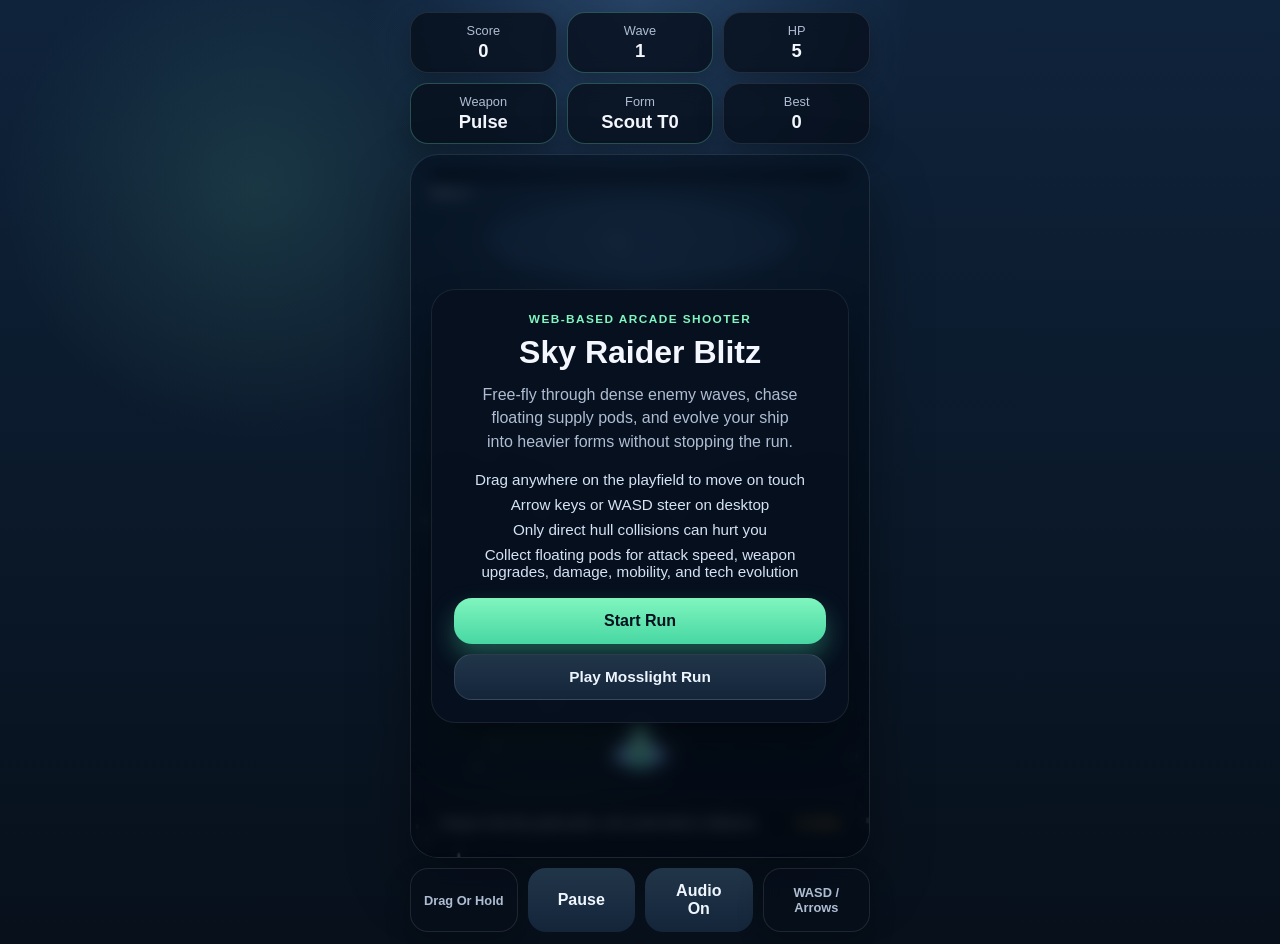
<file: index.html>
<!DOCTYPE html>
<html lang="en">
<head>
  <meta charset="UTF-8" />
  <meta
    name="viewport"
    content="width=device-width, initial-scale=1.0, maximum-scale=1.0, user-scalable=no"
  />
  <title>Sky Raider Blitz</title>
  <link rel="stylesheet" href="styles.css" />
</head>
<body>
  <div class="app-shell">
    <header class="hud-top">
      <div class="hud-pill">
        <span class="label">Score</span>
        <span id="score">0</span>
      </div>
      <div class="hud-pill center-pill">
        <span class="label">Wave</span>
        <span id="wave">1</span>
      </div>
      <div class="hud-pill">
        <span class="label">HP</span>
        <span id="hp">5</span>
      </div>
      <div class="hud-pill">
        <span class="label">Weapon</span>
        <span id="weapon">Pulse</span>
      </div>
      <div class="hud-pill">
        <span class="label">Form</span>
        <span id="form">Scout T0</span>
      </div>
      <div class="hud-pill">
        <span class="label">Best</span>
        <span id="best">0</span>
      </div>
    </header>

    <main class="game-wrap">
      <canvas id="gameCanvas" width="420" height="760" aria-label="Free movement web shooter game"></canvas>

      <div class="game-banner">
        <span id="statusText">Drag to free-fly, grab pods, and avoid direct collisions.</span>
        <span id="coins" class="coin-readout">0 coins</span>
      </div>

      <div id="startOverlay" class="overlay visible">
        <div class="card hero-card">
          <p class="eyebrow">Web-based arcade shooter</p>
          <h1>Sky Raider Blitz</h1>
          <p class="subcopy">
            Free-fly through dense enemy waves, chase floating supply pods, and evolve your ship into heavier forms
            without stopping the run.
          </p>
          <div class="instructions">
            <div>Drag anywhere on the playfield to move on touch</div>
            <div>Arrow keys or WASD steer on desktop</div>
            <div>Only direct hull collisions can hurt you</div>
            <div>Collect floating pods for attack speed, weapon upgrades, damage, mobility, and tech evolution</div>
          </div>
          <div class="hero-actions">
            <button id="startBtn" class="primary-btn">Start Run</button>
            <a class="secondary-link" href="mosslight-run/">Play Mosslight Run</a>
          </div>
        </div>
      </div>

      <div id="gameOverOverlay" class="overlay hidden">
        <div class="card over-card">
          <p class="eyebrow">Run complete</p>
          <h2>Game Over</h2>
          <p id="finalStats" class="subcopy"></p>
          <button id="restartBtn" class="primary-btn">Run It Back</button>
        </div>
      </div>
    </main>

    <footer class="bottom-bar">
      <div class="control-hint">Drag Or Hold</div>
      <button id="pauseBtn" class="control-btn secondary-btn" aria-label="Pause game">Pause</button>
      <button id="audioBtn" class="control-btn secondary-btn" aria-label="Toggle audio">Audio On</button>
      <div class="control-hint">WASD / Arrows</div>
    </footer>
  </div>

  <script src="game.js"></script>
</body>
</html>
</file>
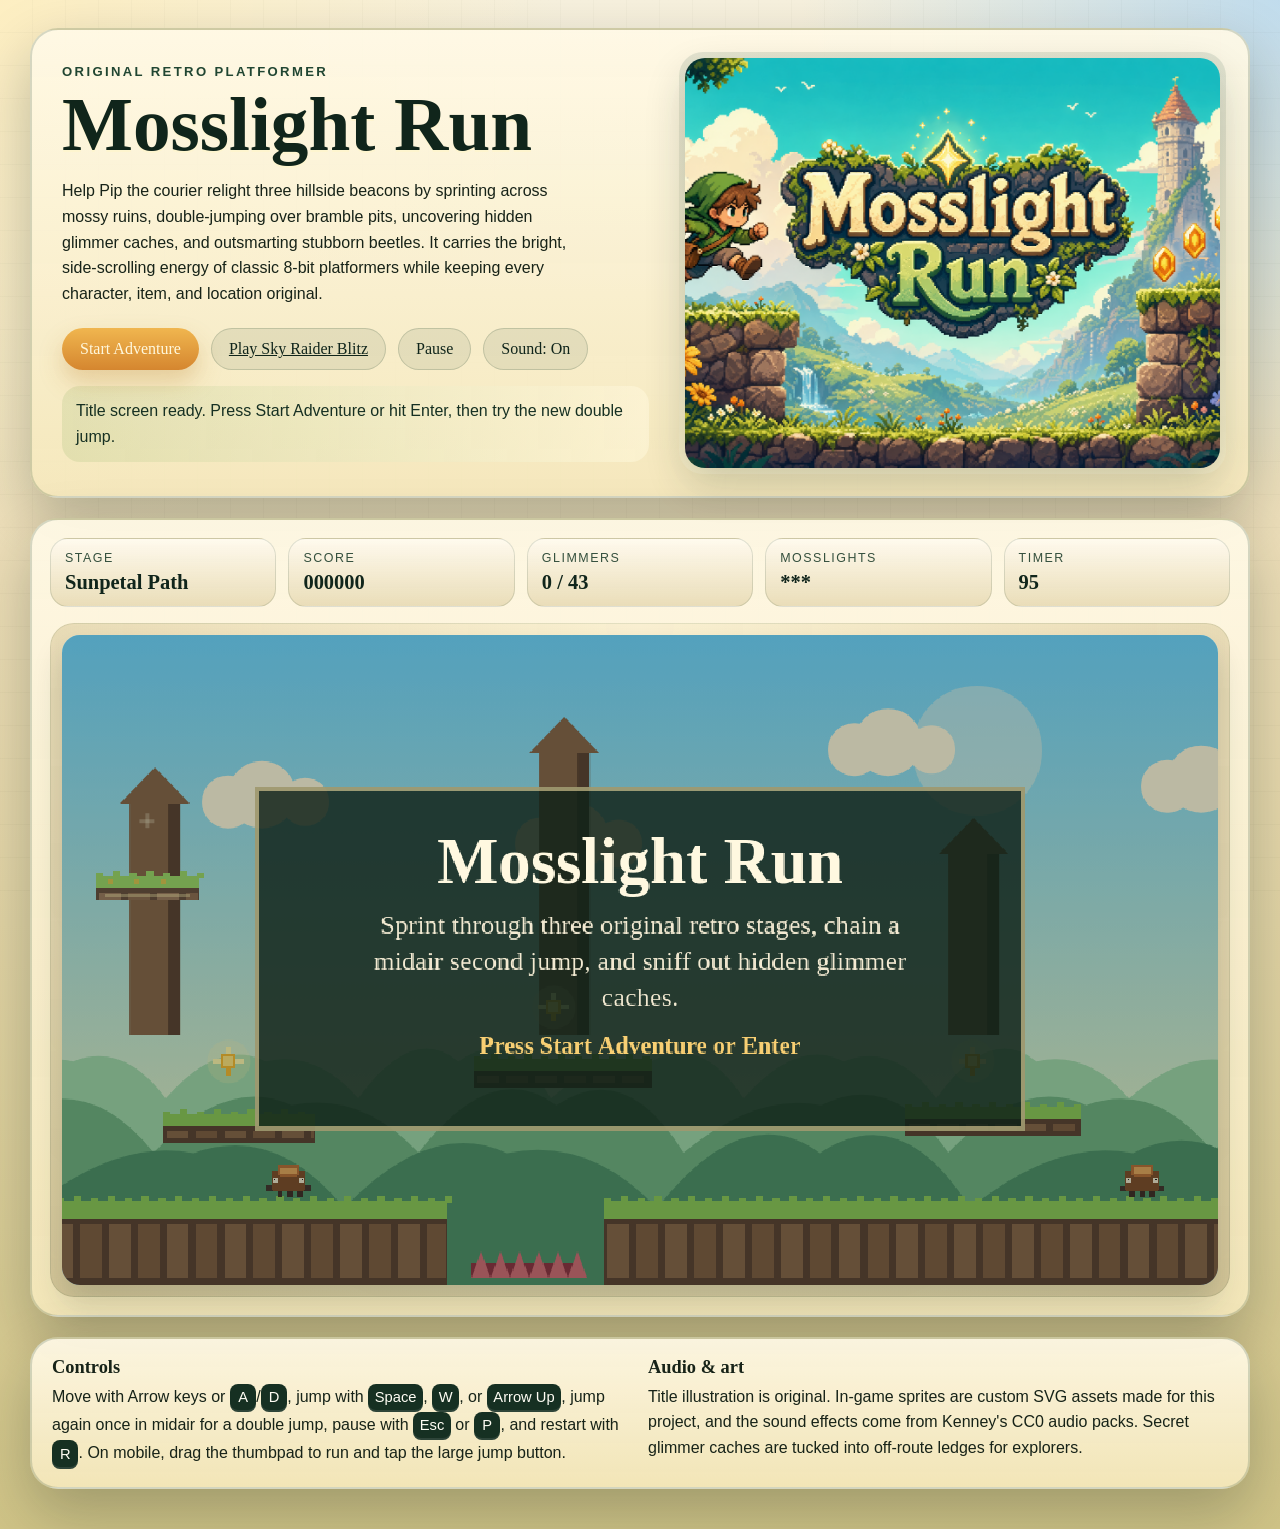
<file: mosslight-run/index.html>
<!doctype html>
<html lang="en">
  <head>
    <meta charset="UTF-8" />
    <meta
      name="viewport"
      content="width=device-width, initial-scale=1.0, viewport-fit=cover"
    />
    <title>Mosslight Run</title>
    <link rel="icon" href="assets/ui/favicon.svg" type="image/svg+xml" />
    <link rel="stylesheet" href="style.css" />
  </head>
  <body>
    <main class="page-shell">
      <section class="hero-panel">
        <div class="hero-copy">
          <p class="eyebrow">Original retro platformer</p>
          <h1>Mosslight Run</h1>
          <p class="hero-text">
            Help Pip the courier relight three hillside beacons by sprinting
            across mossy ruins, double-jumping over bramble pits, uncovering
            hidden glimmer caches, and outsmarting stubborn beetles. It carries
            the bright, side-scrolling energy of classic 8-bit platformers
            while keeping every character, item, and location original.
          </p>
          <div class="action-row">
            <button id="start-button" class="button primary" type="button">
              Start Adventure
            </button>
            <a class="button secondary" href="../">Play Sky Raider Blitz</a>
            <button id="pause-button" class="button secondary" type="button">
              Pause
            </button>
            <button id="mute-button" class="button secondary" type="button">
              Sound: On
            </button>
          </div>
          <p id="status-banner" class="status-banner">
            Title screen ready. Press Start Adventure or hit Enter, then try
            the new double jump.
          </p>
        </div>
        <div class="art-card">
          <img
            src="assets/ui/mosslight-run-title.png"
            alt="Mosslight Run title illustration"
          />
        </div>
      </section>

      <section class="game-card">
        <header class="hud-grid">
          <div class="stat-card">
            <span class="label">Stage</span>
            <strong id="level-name">Sunpetal Path</strong>
          </div>
          <div class="stat-card">
            <span class="label">Score</span>
            <strong id="score">000000</strong>
          </div>
          <div class="stat-card">
            <span class="label">Glimmers</span>
            <strong id="glimmers">0 / 0</strong>
          </div>
          <div class="stat-card">
            <span class="label">Mosslights</span>
            <strong id="hearts">3</strong>
          </div>
          <div class="stat-card">
            <span class="label">Timer</span>
            <strong id="timer">95</strong>
          </div>
        </header>

        <div class="play-area">
          <div class="canvas-frame">
            <canvas
              id="game"
              width="960"
              height="540"
              tabindex="0"
              aria-label="Mosslight Run platformer game canvas"
            ></canvas>
          </div>

          <div class="touch-controls" aria-label="Touch controls">
            <div class="touch-joystick" id="touch-joystick" aria-hidden="true">
              <div class="touch-stick-base" id="touch-stick-base">
                <div class="touch-stick-ring"></div>
                <div class="touch-stick-knob" id="touch-stick-knob"></div>
              </div>
              <span class="touch-label">Move</span>
            </div>

            <div class="touch-actions">
              <button
                class="touch-button jump"
                type="button"
                data-control="jump"
                aria-label="Jump"
              >
                JUMP
              </button>
              <button
                class="touch-button utility"
                type="button"
                data-control="pause"
                aria-label="Pause game"
              >
                PAUSE
              </button>
            </div>
          </div>
        </div>
      </section>

      <section class="notes-panel">
        <div>
          <h2>Controls</h2>
          <p>
            Move with Arrow keys or <kbd>A</kbd>/<kbd>D</kbd>, jump with
            <kbd>Space</kbd>, <kbd>W</kbd>, or <kbd>Arrow Up</kbd>, jump again
            once in midair for a double jump, pause with <kbd>Esc</kbd> or
            <kbd>P</kbd>, and restart with <kbd>R</kbd>. On mobile, drag the
            thumbpad to run and tap the large jump button.
          </p>
        </div>
        <div>
          <h2>Audio &amp; art</h2>
          <p>
            Title illustration is original. In-game sprites are custom SVG
            assets made for this project, and the sound effects come from
            Kenney's CC0 audio packs. Secret glimmer caches are tucked into
            off-route ledges for explorers.
          </p>
        </div>
      </section>
    </main>

    <script type="module" src="src/game.js"></script>
  </body>
</html>
</file>
<file: styles.css>
:root {
  --bg1: #07101b;
  --bg2: #0f233b;
  --panel: rgba(7, 15, 27, 0.78);
  --line: rgba(255, 255, 255, 0.1);
  --text: #f5f7ff;
  --muted: #afbdd3;
  --accent: #80f5be;
  --accent-2: #7bb6ff;
  --danger: #ff7272;
  --gold: #ffd86b;
  --button-dark: #14253a;
}

* {
  box-sizing: border-box;
}

html,
body {
  margin: 0;
  min-height: 100%;
  font-family: "Trebuchet MS", "Segoe UI", sans-serif;
  background:
    radial-gradient(circle at top, rgba(123, 182, 255, 0.22), transparent 24%),
    radial-gradient(circle at 20% 20%, rgba(128, 245, 190, 0.11), transparent 20%),
    linear-gradient(180deg, var(--bg2), var(--bg1));
  color: var(--text);
  touch-action: manipulation;
  overscroll-behavior: none;
}

body {
  display: flex;
  justify-content: center;
  align-items: center;
  min-height: 100vh;
  min-height: 100svh;
  padding:
    max(12px, env(safe-area-inset-top))
    max(12px, env(safe-area-inset-right))
    max(12px, env(safe-area-inset-bottom))
    max(12px, env(safe-area-inset-left));
  user-select: none;
  -webkit-user-select: none;
  -webkit-tap-highlight-color: transparent;
}

.app-shell {
  width: min(100%, 460px);
  min-height: calc(100vh - 24px);
  min-height: calc(100svh - 24px);
  display: flex;
  flex-direction: column;
  gap: 10px;
}

.hud-top {
  display: grid;
  grid-template-columns: repeat(3, 1fr);
  gap: 10px;
}

.bottom-bar {
  display: grid;
  grid-template-columns: repeat(4, 1fr);
  gap: 10px;
}

.hud-pill,
.control-btn,
.control-hint {
  background: var(--panel);
  border: 1px solid var(--line);
  border-radius: 18px;
  padding: 10px 12px;
  backdrop-filter: blur(10px);
  text-align: center;
  box-shadow: 0 10px 25px rgba(0, 0, 0, 0.25);
}

.hud-pill .label,
.control-hint {
  display: block;
  font-size: 0.8rem;
  color: var(--muted);
}

.control-hint {
  display: grid;
  place-items: center;
  font-weight: 700;
}

.hud-pill span:last-child {
  display: block;
  margin-top: 2px;
  font-size: 1.15rem;
  font-weight: 800;
}

.center-pill,
.hud-pill:nth-child(4),
.hud-pill:nth-child(5) {
  border-color: rgba(116, 240, 193, 0.28);
}

.game-wrap {
  position: relative;
  flex: 1;
  display: flex;
  align-items: stretch;
  background: rgba(3, 10, 20, 0.45);
  border: 1px solid var(--line);
  border-radius: 28px;
  overflow: hidden;
  box-shadow: 0 28px 60px rgba(0, 0, 0, 0.35);
}

.game-wrap::before {
  content: "";
  position: absolute;
  inset: 0;
  background:
    radial-gradient(circle at 50% 18%, rgba(123, 182, 255, 0.12), transparent 34%),
    radial-gradient(circle at 30% 78%, rgba(128, 245, 190, 0.06), transparent 24%);
  pointer-events: none;
}

canvas {
  display: block;
  width: 100%;
  height: 100%;
  aspect-ratio: 420 / 760;
  max-height: min(78vh, 78svh);
  background: linear-gradient(180deg, #143455 0%, #081426 100%);
  touch-action: none;
}

.game-banner {
  position: absolute;
  left: 16px;
  right: 16px;
  bottom: 16px;
  display: flex;
  justify-content: space-between;
  gap: 12px;
  padding: 10px 12px;
  border-radius: 16px;
  background: rgba(5, 13, 22, 0.62);
  border: 1px solid rgba(255, 255, 255, 0.08);
  backdrop-filter: blur(10px);
  pointer-events: none;
  font-size: 0.84rem;
}

#statusText {
  color: #dce8fb;
}

.coin-readout {
  color: var(--gold);
  white-space: nowrap;
}

.overlay {
  position: absolute;
  inset: 0;
  display: flex;
  justify-content: center;
  align-items: center;
  padding: 20px;
  background: rgba(2, 7, 15, 0.62);
  backdrop-filter: blur(8px);
}

.overlay.hidden {
  display: none !important;
}

.overlay.visible {
  display: flex;
}

.card {
  width: 100%;
  background: rgba(7, 16, 31, 0.94);
  border: 1px solid rgba(255, 255, 255, 0.08);
  border-radius: 24px;
  padding: 22px;
  box-shadow: 0 24px 40px rgba(0, 0, 0, 0.3);
  text-align: center;
}

.eyebrow {
  margin: 0 0 8px;
  color: var(--accent);
  text-transform: uppercase;
  letter-spacing: 0.12em;
  font-size: 0.74rem;
  font-weight: 700;
}

h1,
h2 {
  margin: 0 0 12px;
}

.subcopy {
  margin: 0 auto 14px;
  max-width: 36ch;
  color: var(--muted);
  line-height: 1.45;
}

.instructions {
  display: grid;
  gap: 8px;
  margin: 18px 0;
  font-size: 0.95rem;
  color: #d5e2f4;
}

.hero-actions {
  display: grid;
  gap: 10px;
}

.primary-btn,
.control-btn {
  border: none;
  border-radius: 18px;
  padding: 14px 18px;
  font-size: 1rem;
  font-weight: 800;
  cursor: pointer;
  color: #04111e;
  background: linear-gradient(180deg, var(--accent), #47d7a3);
  box-shadow: 0 12px 25px rgba(71, 215, 163, 0.35);
}

.secondary-link {
  display: inline-flex;
  justify-content: center;
  align-items: center;
  border-radius: 18px;
  padding: 13px 18px;
  font-size: 0.96rem;
  font-weight: 800;
  color: #edf5ff;
  text-decoration: none;
  background: linear-gradient(180deg, #213549, var(--button-dark));
  border: 1px solid rgba(255, 255, 255, 0.1);
}

.control-btn {
  min-height: 48px;
  background: linear-gradient(180deg, #f2f8ff, #d9e7f9);
  color: #071423;
  box-shadow: 0 8px 20px rgba(0, 0, 0, 0.18);
  touch-action: manipulation;
}

.secondary-btn {
  background: linear-gradient(180deg, #213549, var(--button-dark));
  color: #eff6ff;
  box-shadow: none;
}

.control-btn:active,
.primary-btn:active {
  transform: translateY(1px) scale(0.99);
}

@media (max-width: 480px) {
  body {
    padding:
      max(8px, env(safe-area-inset-top))
      max(8px, env(safe-area-inset-right))
      max(8px, env(safe-area-inset-bottom))
      max(8px, env(safe-area-inset-left));
  }

  .app-shell {
    width: 100%;
    min-height: calc(100vh - 16px);
    min-height: calc(100svh - 16px);
  }

  .hud-top,
  .bottom-bar {
    gap: 8px;
  }

  .bottom-bar {
    grid-template-columns: repeat(2, 1fr);
  }

  .hud-pill,
  .control-btn,
  .control-hint {
    padding: 9px 10px;
    border-radius: 15px;
  }

  .card {
    padding: 18px;
  }

  .game-wrap {
    border-radius: 22px;
  }

  canvas {
    max-height: none;
  }

  .game-banner {
    left: 12px;
    right: 12px;
    bottom: 12px;
    padding: 9px 10px;
    font-size: 0.78rem;
  }
}

@media (max-width: 420px) {
  .control-btn,
  .control-hint {
    min-height: 52px;
    font-size: 0.95rem;
  }

  .game-banner {
    flex-direction: column;
    align-items: flex-start;
  }
}
</file>
<file: mosslight-run/style.css>
* {
  box-sizing: border-box;
}

:root {
  --pine-950: #10251b;
  --pine-900: #163022;
  --pine-800: #214632;
  --moss-500: #8bb060;
  --moss-300: #bfd587;
  --gold-500: #f0b64f;
  --gold-300: #f8e7a4;
  --stone-100: #f2ead6;
  --stone-300: #d6c7a2;
  --ink-900: #172318;
  --ink-700: #35503e;
  --rose-500: #db7560;
  --shadow: 0 24px 60px rgba(9, 24, 18, 0.25);
}

body {
  margin: 0;
  min-height: 100vh;
  font-family: "Trebuchet MS", "Gill Sans", "Verdana", sans-serif;
  color: var(--ink-900);
  overflow-x: hidden;
  background:
    radial-gradient(circle at top left, rgba(255, 238, 187, 0.8), transparent 28%),
    radial-gradient(circle at top right, rgba(127, 195, 255, 0.45), transparent 24%),
    linear-gradient(180deg, #f7f1de 0%, #ecddb6 38%, #d0c487 100%);
}

body::before {
  content: "";
  position: fixed;
  inset: 0;
  pointer-events: none;
  opacity: 0.16;
  background:
    linear-gradient(90deg, transparent 0, transparent 32px, rgba(22, 48, 34, 0.14) 32px, rgba(22, 48, 34, 0.14) 33px),
    linear-gradient(transparent 0, transparent 32px, rgba(22, 48, 34, 0.14) 32px, rgba(22, 48, 34, 0.14) 33px);
  background-size: 33px 33px;
}

.page-shell {
  position: relative;
  z-index: 1;
  width: min(1220px, calc(100% - 32px));
  margin: 0 auto;
  padding: 28px 0 40px;
}

.hero-panel,
.game-card,
.notes-panel {
  background:
    linear-gradient(180deg, rgba(255, 249, 230, 0.92), rgba(245, 232, 188, 0.9));
  border: 2px solid rgba(28, 68, 45, 0.18);
  border-radius: 28px;
  box-shadow: var(--shadow);
}

.hero-panel {
  display: grid;
  grid-template-columns: minmax(0, 1.05fr) minmax(320px, 0.95fr);
  gap: 20px;
  padding: 22px;
  margin-bottom: 20px;
}

.hero-copy {
  padding: 12px 10px 12px 8px;
}

.eyebrow {
  margin: 0 0 10px;
  color: var(--pine-800);
  text-transform: uppercase;
  letter-spacing: 0.18em;
  font-size: 0.82rem;
  font-weight: 700;
}

h1,
h2,
.stat-card strong,
.button {
  font-family: Georgia, "Times New Roman", serif;
}

h1 {
  margin: 0;
  font-size: clamp(2.75rem, 6vw, 4.7rem);
  line-height: 0.95;
  color: var(--pine-950);
  text-shadow: 0 2px 0 rgba(255, 245, 202, 0.7);
}

.hero-text,
.notes-panel p,
.status-banner {
  font-size: 1rem;
  line-height: 1.6;
}

.hero-text {
  margin: 18px 0 0;
  max-width: 57ch;
}

.action-row {
  display: flex;
  flex-wrap: wrap;
  gap: 12px;
  margin-top: 22px;
}

.button {
  border: 0;
  border-radius: 999px;
  padding: 12px 18px;
  font-size: 1rem;
  cursor: pointer;
  transition: transform 160ms ease, box-shadow 160ms ease, filter 160ms ease;
}

.button:hover,
.button:focus-visible {
  transform: translateY(-2px);
  filter: saturate(1.06);
}

.button:focus-visible,
.touch-button:focus-visible {
  outline: 3px solid rgba(240, 182, 79, 0.7);
  outline-offset: 2px;
}

.primary {
  background: linear-gradient(180deg, var(--gold-500), #d5862f);
  color: #fff8dd;
  box-shadow: 0 12px 24px rgba(181, 119, 34, 0.28);
}

.secondary {
  background: rgba(26, 58, 41, 0.09);
  color: var(--pine-950);
  box-shadow: inset 0 0 0 1px rgba(28, 68, 45, 0.18);
}

.status-banner {
  margin: 16px 0 0;
  padding: 12px 14px;
  border-radius: 18px;
  background: linear-gradient(90deg, rgba(139, 176, 96, 0.18), rgba(255, 248, 220, 0.55));
  color: var(--pine-900);
}

.art-card {
  display: flex;
  align-items: stretch;
  justify-content: center;
  padding: 6px;
  min-height: 100%;
  border-radius: 24px;
  background: linear-gradient(180deg, rgba(34, 80, 56, 0.12), rgba(255, 247, 214, 0.44));
}

.art-card img {
  display: block;
  width: 100%;
  height: auto;
  border-radius: 20px;
  object-fit: cover;
  box-shadow: 0 16px 40px rgba(15, 34, 25, 0.2);
}

.game-card {
  padding: 18px;
}

.hud-grid {
  display: grid;
  grid-template-columns: repeat(5, minmax(0, 1fr));
  gap: 12px;
  margin-bottom: 16px;
}

.stat-card {
  padding: 12px 14px;
  border-radius: 18px;
  background:
    linear-gradient(180deg, rgba(255, 250, 238, 0.9), rgba(228, 214, 174, 0.78));
  border: 1px solid rgba(28, 68, 45, 0.14);
}

.label {
  display: block;
  margin-bottom: 6px;
  font-size: 0.78rem;
  text-transform: uppercase;
  letter-spacing: 0.12em;
  color: var(--ink-700);
}

.stat-card strong {
  display: block;
  font-size: 1.28rem;
  color: var(--pine-950);
}

.canvas-frame {
  padding: 12px;
  border-radius: 24px;
  background:
    radial-gradient(circle at top, rgba(255, 244, 211, 0.7), rgba(219, 198, 150, 0.65)),
    linear-gradient(180deg, rgba(24, 58, 40, 0.08), rgba(24, 58, 40, 0.18));
  box-shadow: inset 0 0 0 1px rgba(28, 68, 45, 0.1);
}

.play-area {
  position: relative;
}

canvas {
  display: block;
  width: 100%;
  height: auto;
  aspect-ratio: 16 / 9;
  border-radius: 18px;
  background: #85d2f2;
  box-shadow: inset 0 0 0 3px rgba(255, 244, 214, 0.5), 0 18px 30px rgba(18, 42, 28, 0.18);
  image-rendering: pixelated;
}

.touch-controls {
  display: none;
  position: absolute;
  inset: auto 14px 14px 14px;
  align-items: end;
  justify-content: space-between;
  pointer-events: none;
}

.touch-button {
  width: 96px;
  height: 96px;
  border: 0;
  border-radius: 999px;
  font-size: 0.95rem;
  font-weight: 800;
  letter-spacing: 0.08em;
  color: #fffdf4;
  background: linear-gradient(180deg, var(--pine-800), var(--pine-900));
  box-shadow: 0 12px 28px rgba(20, 47, 34, 0.22);
  cursor: pointer;
  pointer-events: auto;
  touch-action: manipulation;
  user-select: none;
  -webkit-user-select: none;
}

.touch-button.jump {
  background: linear-gradient(180deg, var(--rose-500), #b65247);
}

.touch-button.utility {
  width: 70px;
  height: 70px;
  font-size: 0.7rem;
  letter-spacing: 0.12em;
  background: rgba(16, 37, 27, 0.86);
}

.touch-actions {
  display: flex;
  flex-direction: column;
  align-items: end;
  gap: 12px;
}

.touch-joystick {
  display: flex;
  flex-direction: column;
  align-items: center;
  gap: 8px;
  pointer-events: auto;
  touch-action: none;
  user-select: none;
  -webkit-user-select: none;
}

.touch-stick-base {
  position: relative;
  width: 126px;
  height: 126px;
  border-radius: 50%;
  background:
    radial-gradient(circle at 34% 30%, rgba(255, 248, 217, 0.28), transparent 34%),
    rgba(18, 39, 28, 0.38);
  box-shadow:
    inset 0 0 0 2px rgba(255, 240, 181, 0.18),
    0 10px 24px rgba(8, 21, 15, 0.2);
  backdrop-filter: blur(8px);
}

.touch-stick-ring {
  position: absolute;
  inset: 16px;
  border-radius: 50%;
  border: 1px solid rgba(255, 242, 198, 0.25);
}

.touch-stick-knob {
  position: absolute;
  left: 50%;
  top: 50%;
  width: 54px;
  height: 54px;
  border-radius: 50%;
  transform: translate(-50%, -50%);
  background:
    radial-gradient(circle at 35% 30%, rgba(255, 252, 234, 0.65), rgba(255, 252, 234, 0) 40%),
    linear-gradient(180deg, rgba(255, 221, 135, 0.95), rgba(207, 142, 54, 0.95));
  box-shadow:
    inset 0 -5px 10px rgba(121, 73, 20, 0.28),
    0 10px 20px rgba(13, 28, 20, 0.28);
  transition: transform 80ms linear;
}

.touch-label {
  padding: 6px 10px;
  border-radius: 999px;
  font-size: 0.72rem;
  font-weight: 700;
  letter-spacing: 0.14em;
  text-transform: uppercase;
  color: #fff8dc;
  background: rgba(16, 37, 27, 0.72);
  box-shadow: 0 6px 16px rgba(9, 22, 17, 0.16);
}

.notes-panel {
  display: grid;
  grid-template-columns: repeat(2, minmax(0, 1fr));
  gap: 16px;
  padding: 18px 20px;
  margin-top: 20px;
}

.notes-panel h2 {
  margin: 0 0 6px;
  font-size: 1.15rem;
}

.notes-panel p {
  margin: 0;
}

kbd {
  display: inline-block;
  min-width: 1.8em;
  padding: 0.16em 0.45em;
  border-radius: 8px;
  font-family: inherit;
  font-size: 0.92em;
  text-align: center;
  color: #fffdf4;
  background: var(--pine-900);
  box-shadow: inset 0 -2px 0 rgba(255, 255, 255, 0.1);
}

@media (max-width: 980px) {
  .hero-panel {
    grid-template-columns: 1fr;
  }

  .hud-grid {
    grid-template-columns: repeat(3, minmax(0, 1fr));
  }
}

@media (max-width: 760px) {
  body {
    background:
      radial-gradient(circle at top left, rgba(255, 238, 187, 0.82), transparent 22%),
      radial-gradient(circle at top right, rgba(127, 195, 255, 0.42), transparent 22%),
      linear-gradient(180deg, #f7f1de 0%, #ead7a6 28%, #d0c487 100%);
  }

  .page-shell {
    display: flex;
    flex-direction: column;
    width: min(100%, 960px);
    padding: 10px 10px calc(24px + env(safe-area-inset-bottom));
    gap: 12px;
  }

  .hero-panel,
  .game-card,
  .notes-panel {
    border-radius: 22px;
  }

  .game-card {
    order: -1;
  }

  .hero-panel {
    gap: 14px;
    padding: 16px;
    margin-bottom: 0;
  }

  .hero-copy {
    padding: 4px 2px 0;
  }

  h1 {
    font-size: clamp(2.15rem, 10vw, 3.2rem);
  }

  .hero-text,
  .notes-panel p,
  .status-banner {
    font-size: 0.95rem;
    line-height: 1.5;
  }

  .game-card {
    padding: 10px;
  }

  .hud-grid {
    gap: 8px;
    margin-bottom: 10px;
  }

  .stat-card {
    padding: 10px 10px 9px;
    border-radius: 14px;
  }

  .stat-card strong {
    font-size: 1.05rem;
  }

  .canvas-frame {
    padding: 6px;
    border-radius: 18px;
  }

  canvas {
    border-radius: 14px;
  }

  .notes-panel {
    grid-template-columns: 1fr;
    padding: 14px;
    margin-top: 0;
  }

  .touch-controls {
    display: flex;
  }
}

@media (max-width: 620px) {
  .hud-grid {
    grid-template-columns: repeat(2, minmax(0, 1fr));
  }

  .button {
    width: 100%;
  }

  .action-row {
    flex-direction: column;
  }

  .page-shell {
    padding-left: 6px;
    padding-right: 6px;
  }

  .hero-panel,
  .game-card,
  .notes-panel {
    border-radius: 18px;
  }

  .art-card {
    display: none;
  }

  .touch-controls {
    inset: auto 10px 10px 10px;
  }

  .touch-stick-base {
    width: 108px;
    height: 108px;
  }

  .touch-stick-knob {
    width: 48px;
    height: 48px;
  }

  .touch-button {
    width: 88px;
    height: 88px;
  }

  .touch-button.utility {
    width: 64px;
    height: 64px;
  }
}

@media (max-width: 440px) {
  .hud-grid {
    grid-template-columns: repeat(2, minmax(0, 1fr));
  }

  .label {
    font-size: 0.68rem;
  }

  .stat-card strong {
    font-size: 0.96rem;
  }

  .touch-controls {
    inset: auto 8px 8px 8px;
  }

  .touch-stick-base {
    width: 96px;
    height: 96px;
  }

  .touch-stick-ring {
    inset: 13px;
  }

  .touch-stick-knob {
    width: 42px;
    height: 42px;
  }

  .touch-button {
    width: 82px;
    height: 82px;
    font-size: 0.86rem;
  }

  .touch-button.utility {
    width: 58px;
    height: 58px;
    font-size: 0.62rem;
  }
}
</file>
